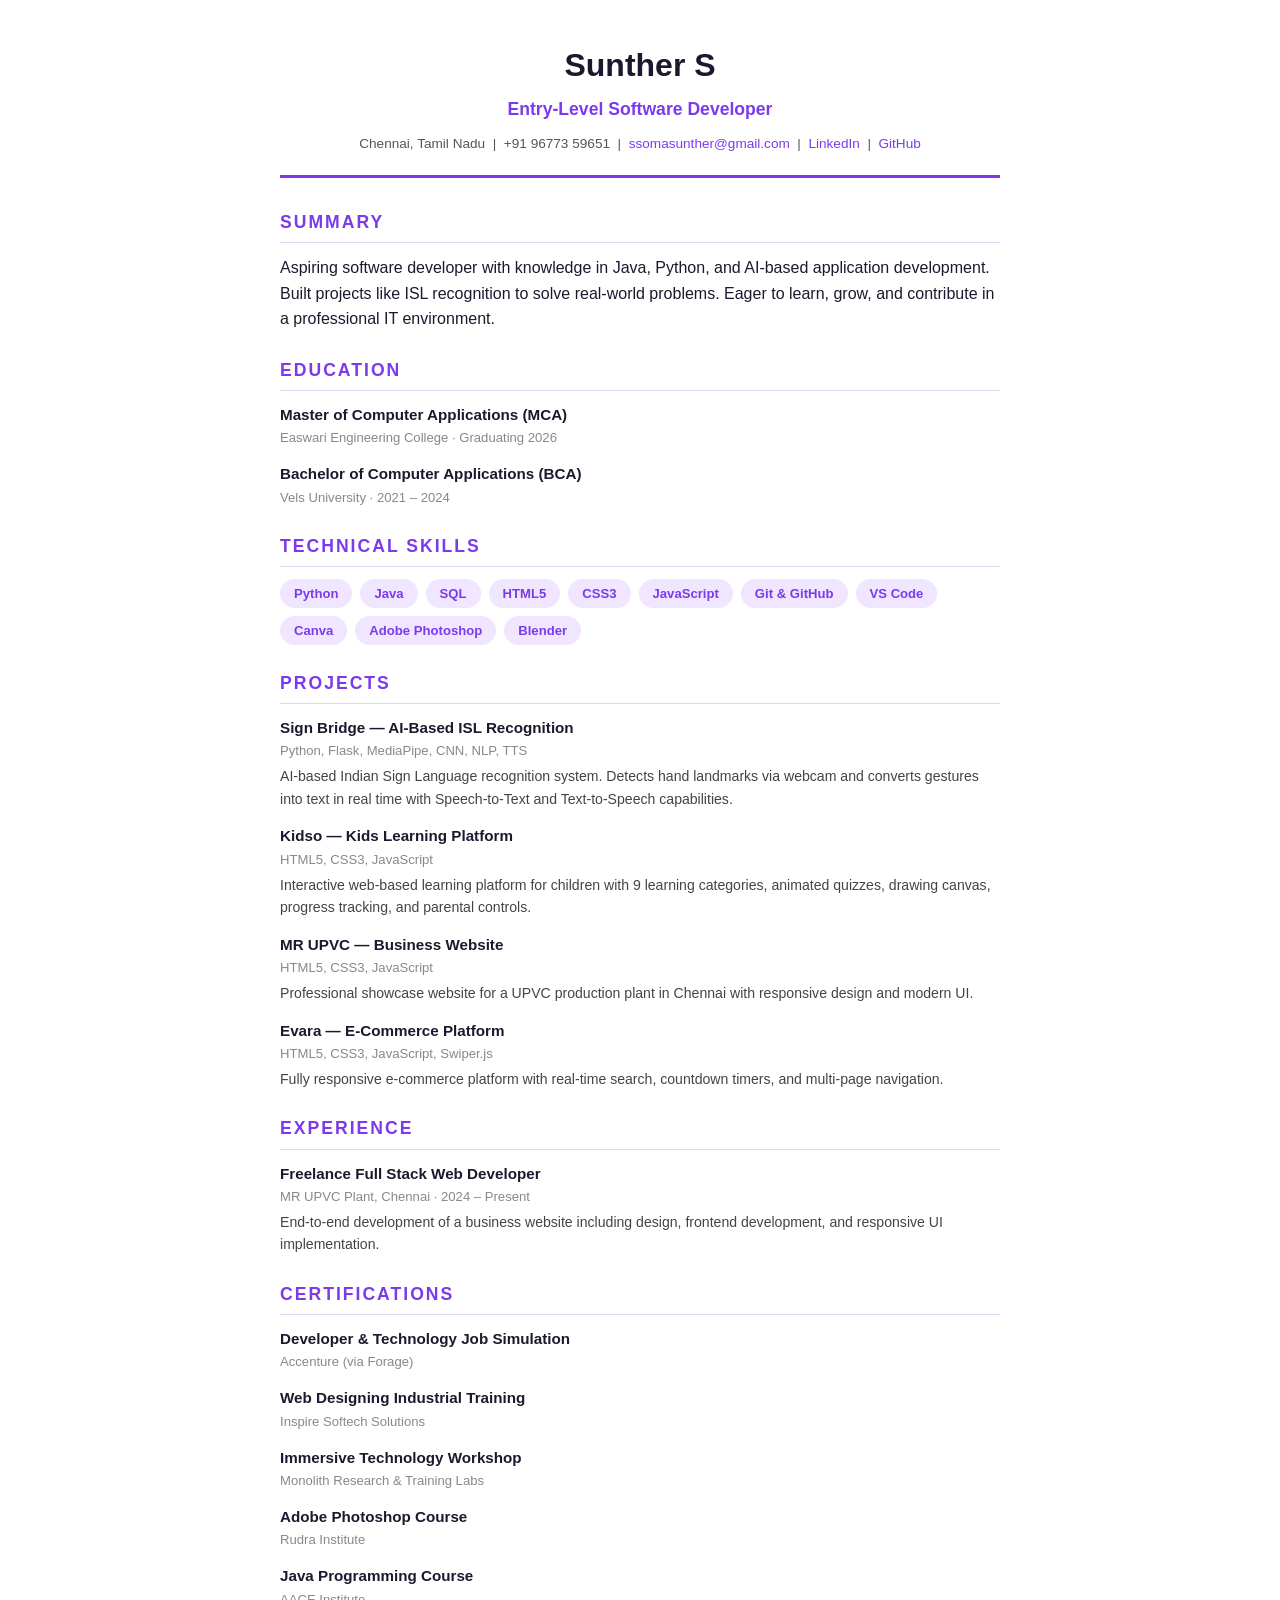
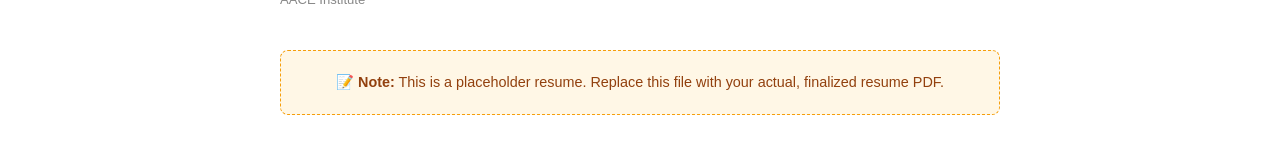
<file: resume.html>
<!DOCTYPE html>
<html lang="en">
<head>
<meta charset="UTF-8">
<title>Sunther S - Resume</title>
<style>
  * { margin: 0; padding: 0; box-sizing: border-box; }
  body { font-family: 'Segoe UI', Arial, sans-serif; max-width: 800px; margin: 0 auto; padding: 40px; color: #1a1a2e; line-height: 1.6; }
  .header { text-align: center; border-bottom: 3px solid #7c3aed; padding-bottom: 20px; margin-bottom: 30px; }
  .header h1 { font-size: 2rem; color: #1a1a2e; margin-bottom: 4px; }
  .header p { color: #7c3aed; font-size: 1.1rem; font-weight: 600; }
  .header .contact-row { margin-top: 10px; font-size: 0.85rem; color: #555; }
  .header .contact-row a { color: #7c3aed; text-decoration: none; }
  .section { margin-bottom: 24px; }
  .section h2 { font-size: 1.1rem; text-transform: uppercase; letter-spacing: 2px; color: #7c3aed; border-bottom: 1px solid #e0d5f5; padding-bottom: 6px; margin-bottom: 12px; }
  .item { margin-bottom: 14px; }
  .item h3 { font-size: 0.95rem; font-weight: 700; }
  .item .meta { font-size: 0.82rem; color: #888; margin-bottom: 4px; }
  .item p { font-size: 0.88rem; color: #444; }
  .skills-list { display: flex; flex-wrap: wrap; gap: 8px; }
  .skills-list span { padding: 4px 14px; background: #f0e6ff; color: #7c3aed; border-radius: 20px; font-size: 0.82rem; font-weight: 600; }
  .note { text-align: center; margin-top: 40px; padding: 20px; background: #fff7e6; border: 1px dashed #f59e0b; border-radius: 8px; color: #92400e; font-size: 0.9rem; }
</style>
</head>
<body>
  <div class="header">
    <h1>Sunther S</h1>
    <p>Entry-Level Software Developer</p>
    <div class="contact-row">
      Chennai, Tamil Nadu &nbsp;|&nbsp; +91 96773 59651 &nbsp;|&nbsp; <a href="mailto:ssomasunther@gmail.com">ssomasunther@gmail.com</a> &nbsp;|&nbsp; <a href="https://www.linkedin.com/in/sunther">LinkedIn</a> &nbsp;|&nbsp; <a href="https://github.com/ssoms001">GitHub</a>
    </div>
  </div>

  <div class="section">
    <h2>Summary</h2>
    <p>Aspiring software developer with knowledge in Java, Python, and AI-based application development. Built projects like ISL recognition to solve real-world problems. Eager to learn, grow, and contribute in a professional IT environment.</p>
  </div>

  <div class="section">
    <h2>Education</h2>
    <div class="item">
      <h3>Master of Computer Applications (MCA)</h3>
      <div class="meta">Easwari Engineering College · Graduating 2026</div>
    </div>
    <div class="item">
      <h3>Bachelor of Computer Applications (BCA)</h3>
      <div class="meta">Vels University · 2021 – 2024</div>
    </div>
  </div>

  <div class="section">
    <h2>Technical Skills</h2>
    <div class="skills-list">
      <span>Python</span><span>Java</span><span>SQL</span><span>HTML5</span><span>CSS3</span><span>JavaScript</span><span>Git & GitHub</span><span>VS Code</span><span>Canva</span><span>Adobe Photoshop</span><span>Blender</span>
    </div>
  </div>

  <div class="section">
    <h2>Projects</h2>
    <div class="item">
      <h3>Sign Bridge — AI-Based ISL Recognition</h3>
      <div class="meta">Python, Flask, MediaPipe, CNN, NLP, TTS</div>
      <p>AI-based Indian Sign Language recognition system. Detects hand landmarks via webcam and converts gestures into text in real time with Speech-to-Text and Text-to-Speech capabilities.</p>
    </div>
    <div class="item">
      <h3>Kidso — Kids Learning Platform</h3>
      <div class="meta">HTML5, CSS3, JavaScript</div>
      <p>Interactive web-based learning platform for children with 9 learning categories, animated quizzes, drawing canvas, progress tracking, and parental controls.</p>
    </div>
    <div class="item">
      <h3>MR UPVC — Business Website</h3>
      <div class="meta">HTML5, CSS3, JavaScript</div>
      <p>Professional showcase website for a UPVC production plant in Chennai with responsive design and modern UI.</p>
    </div>
    <div class="item">
      <h3>Evara — E-Commerce Platform</h3>
      <div class="meta">HTML5, CSS3, JavaScript, Swiper.js</div>
      <p>Fully responsive e-commerce platform with real-time search, countdown timers, and multi-page navigation.</p>
    </div>
  </div>

  <div class="section">
    <h2>Experience</h2>
    <div class="item">
      <h3>Freelance Full Stack Web Developer</h3>
      <div class="meta">MR UPVC Plant, Chennai · 2024 – Present</div>
      <p>End-to-end development of a business website including design, frontend development, and responsive UI implementation.</p>
    </div>
  </div>

  <div class="section">
    <h2>Certifications</h2>
    <div class="item"><h3>Developer & Technology Job Simulation</h3><div class="meta">Accenture (via Forage)</div></div>
    <div class="item"><h3>Web Designing Industrial Training</h3><div class="meta">Inspire Softech Solutions</div></div>
    <div class="item"><h3>Immersive Technology Workshop</h3><div class="meta">Monolith Research & Training Labs</div></div>
    <div class="item"><h3>Adobe Photoshop Course</h3><div class="meta">Rudra Institute</div></div>
    <div class="item"><h3>Java Programming Course</h3><div class="meta">AACE Institute</div></div>
  </div>

  <div class="note">
    📝 <strong>Note:</strong> This is a placeholder resume. Replace this file with your actual, finalized resume PDF.
  </div>
</body>
</html>
</file>
